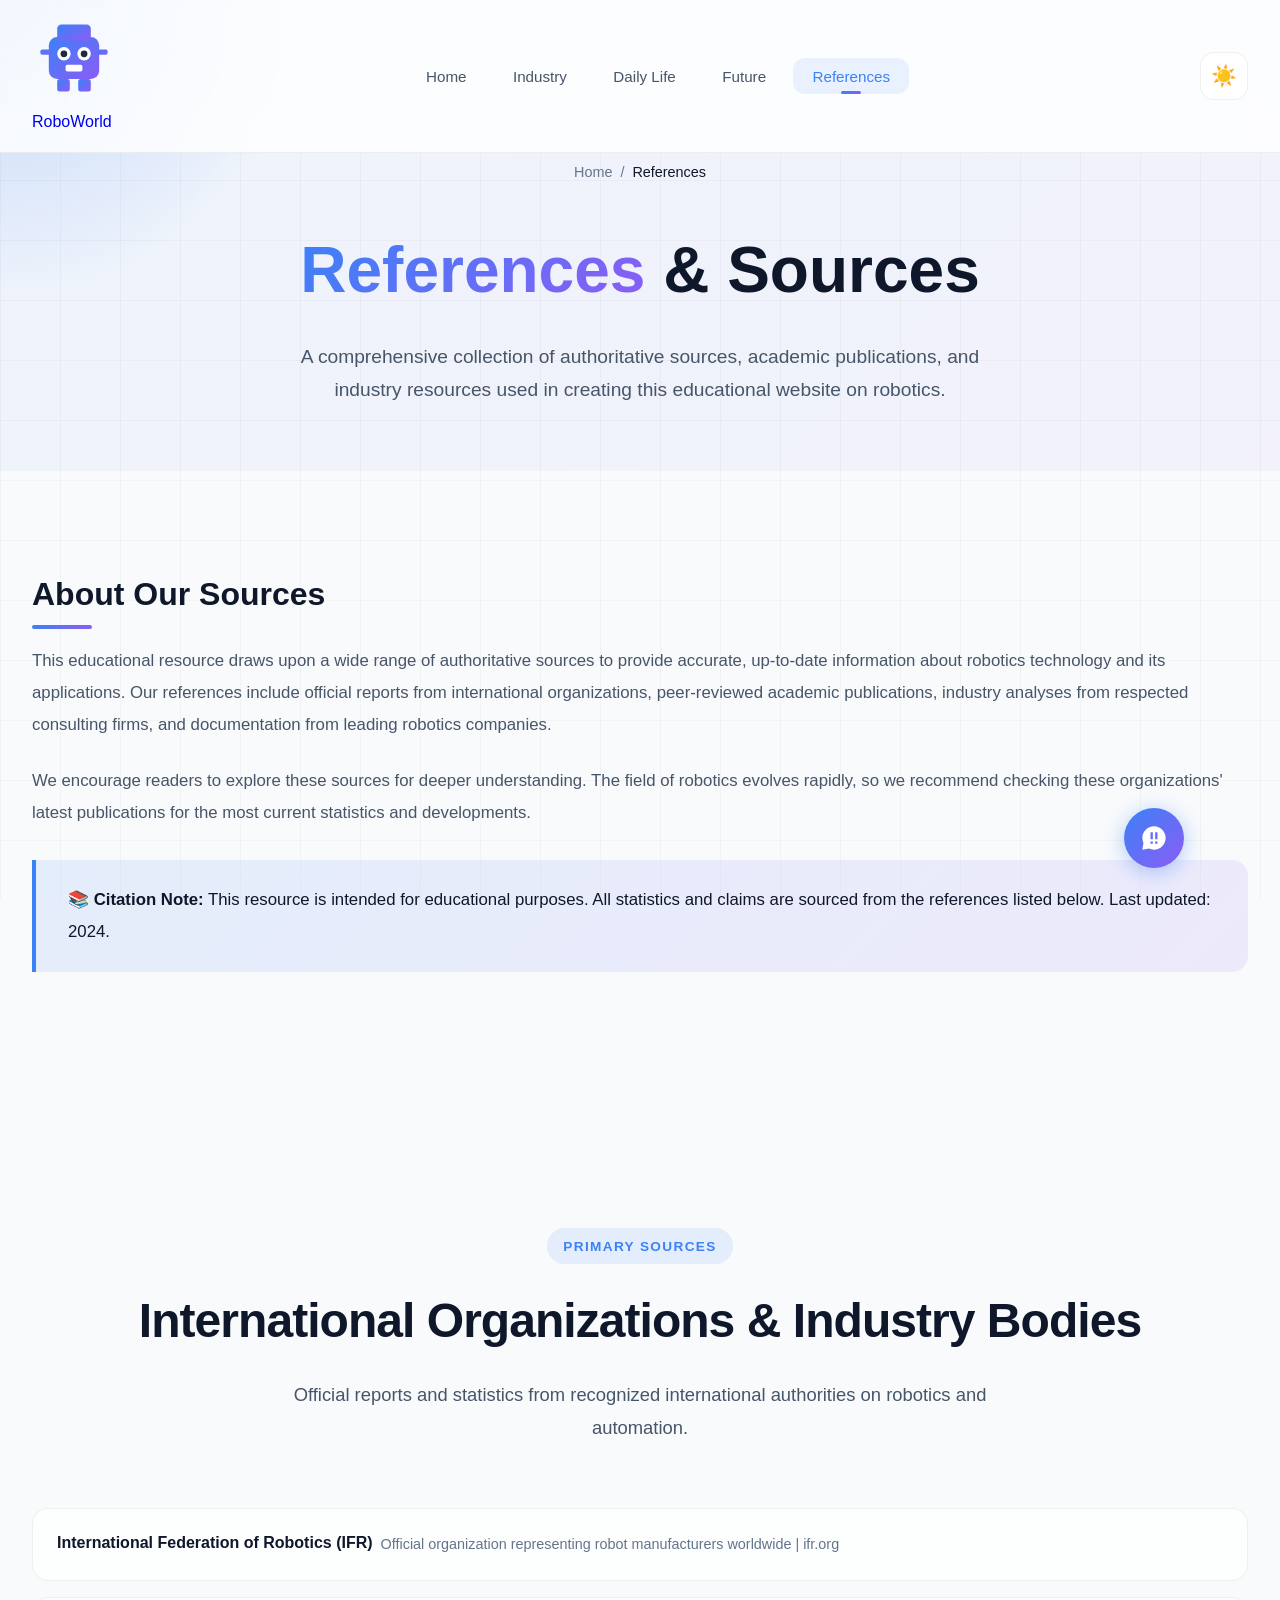
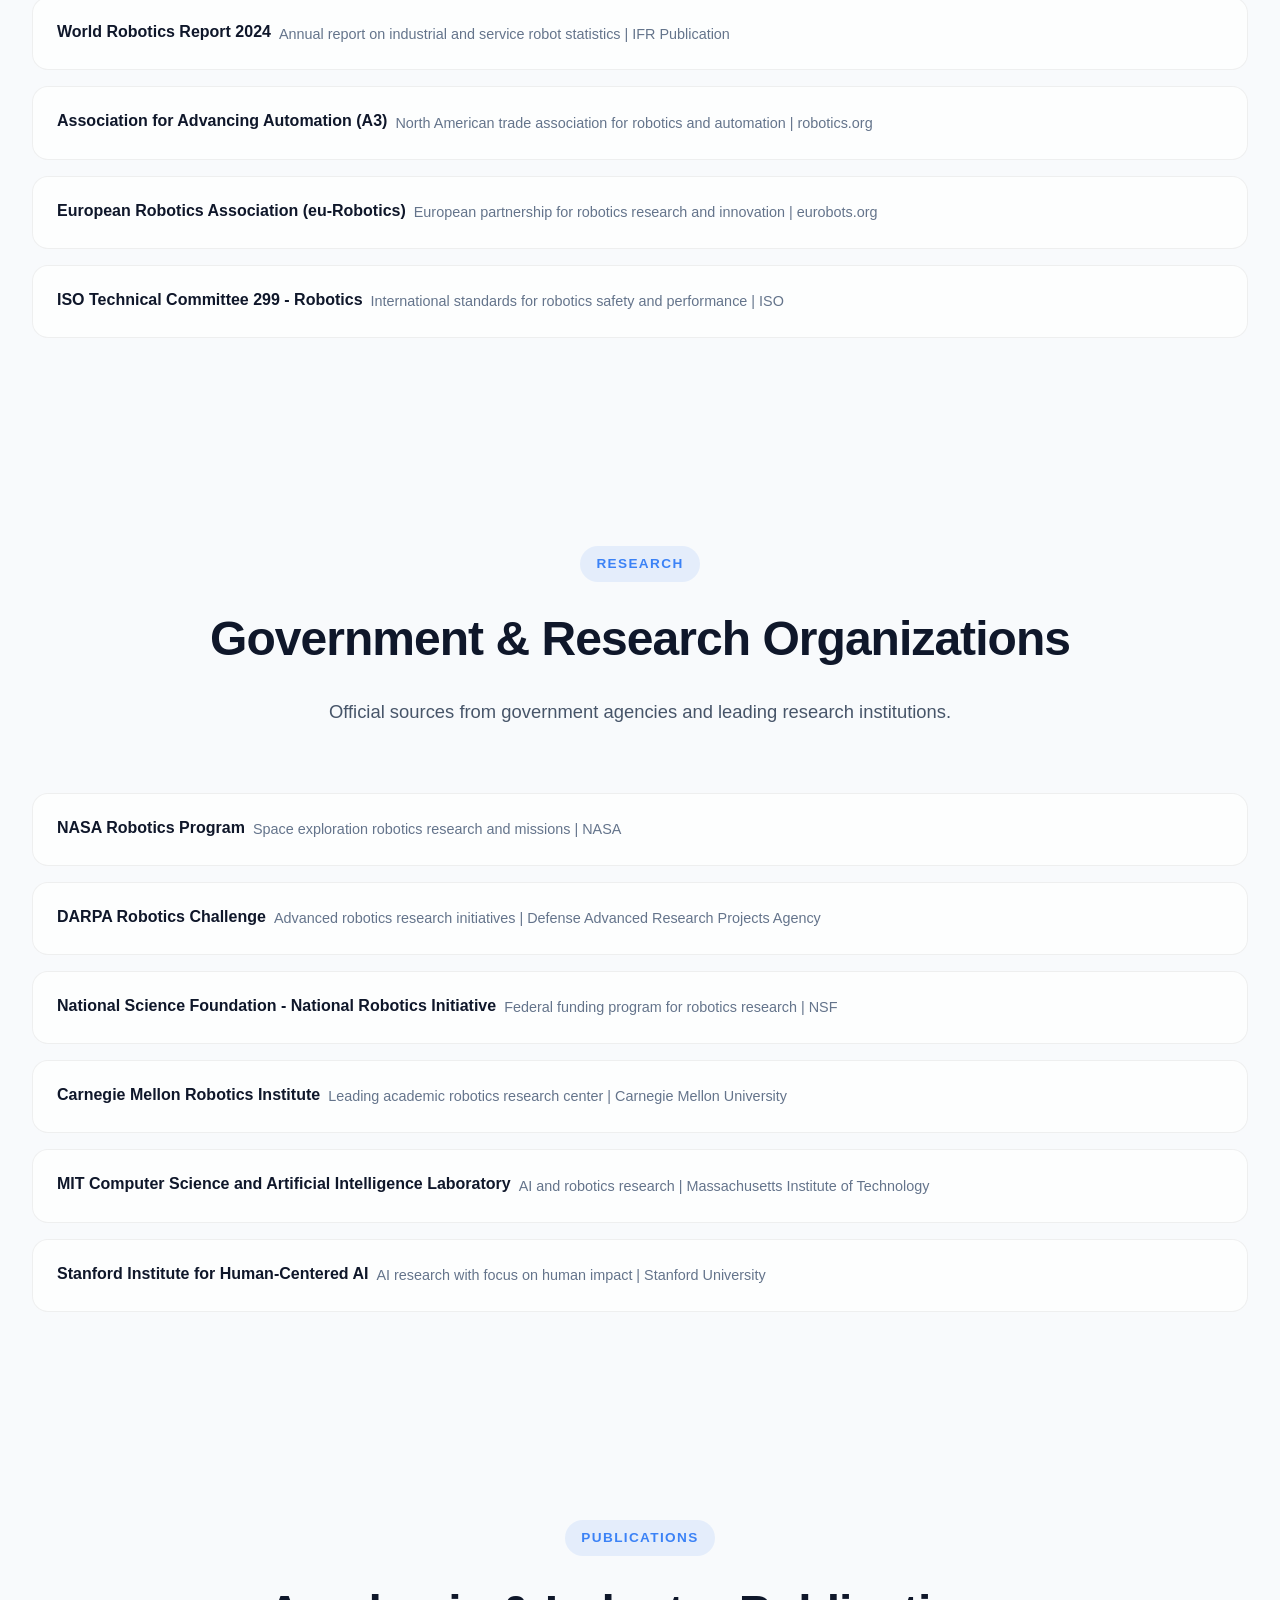
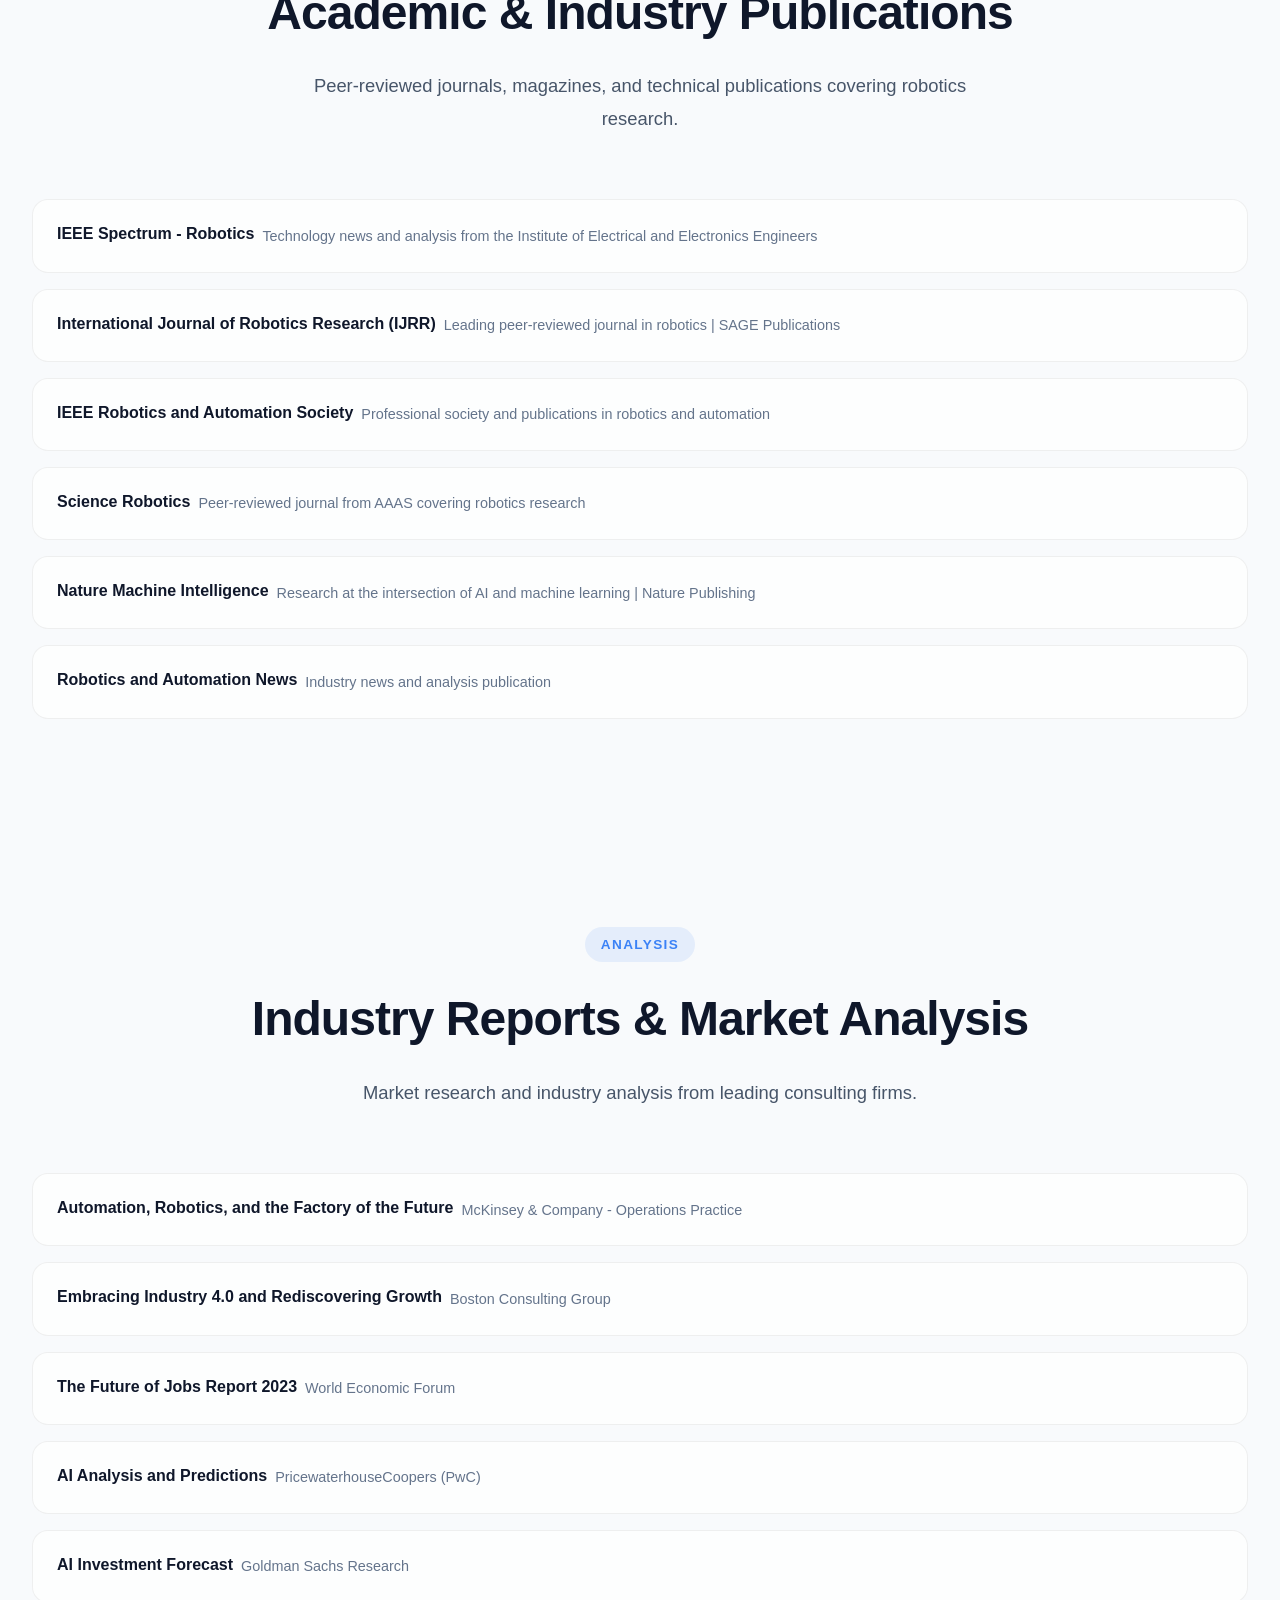
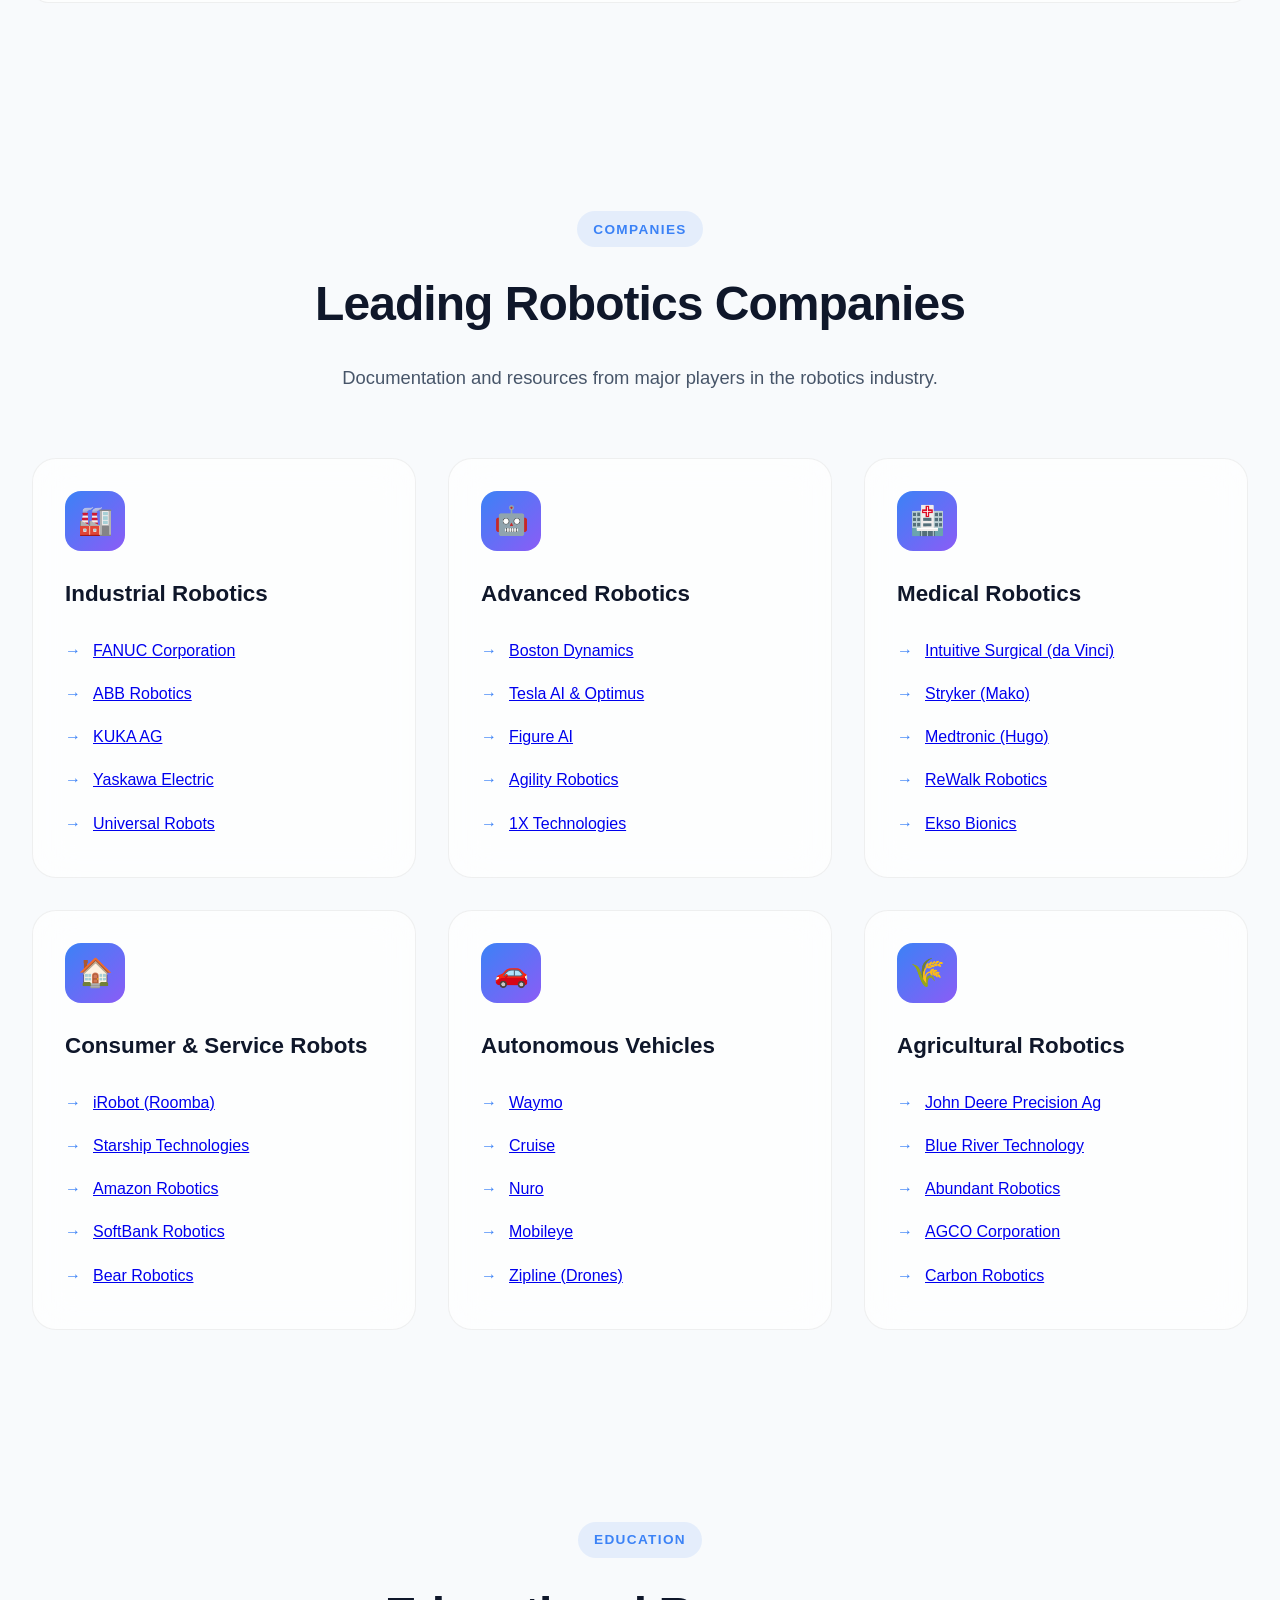
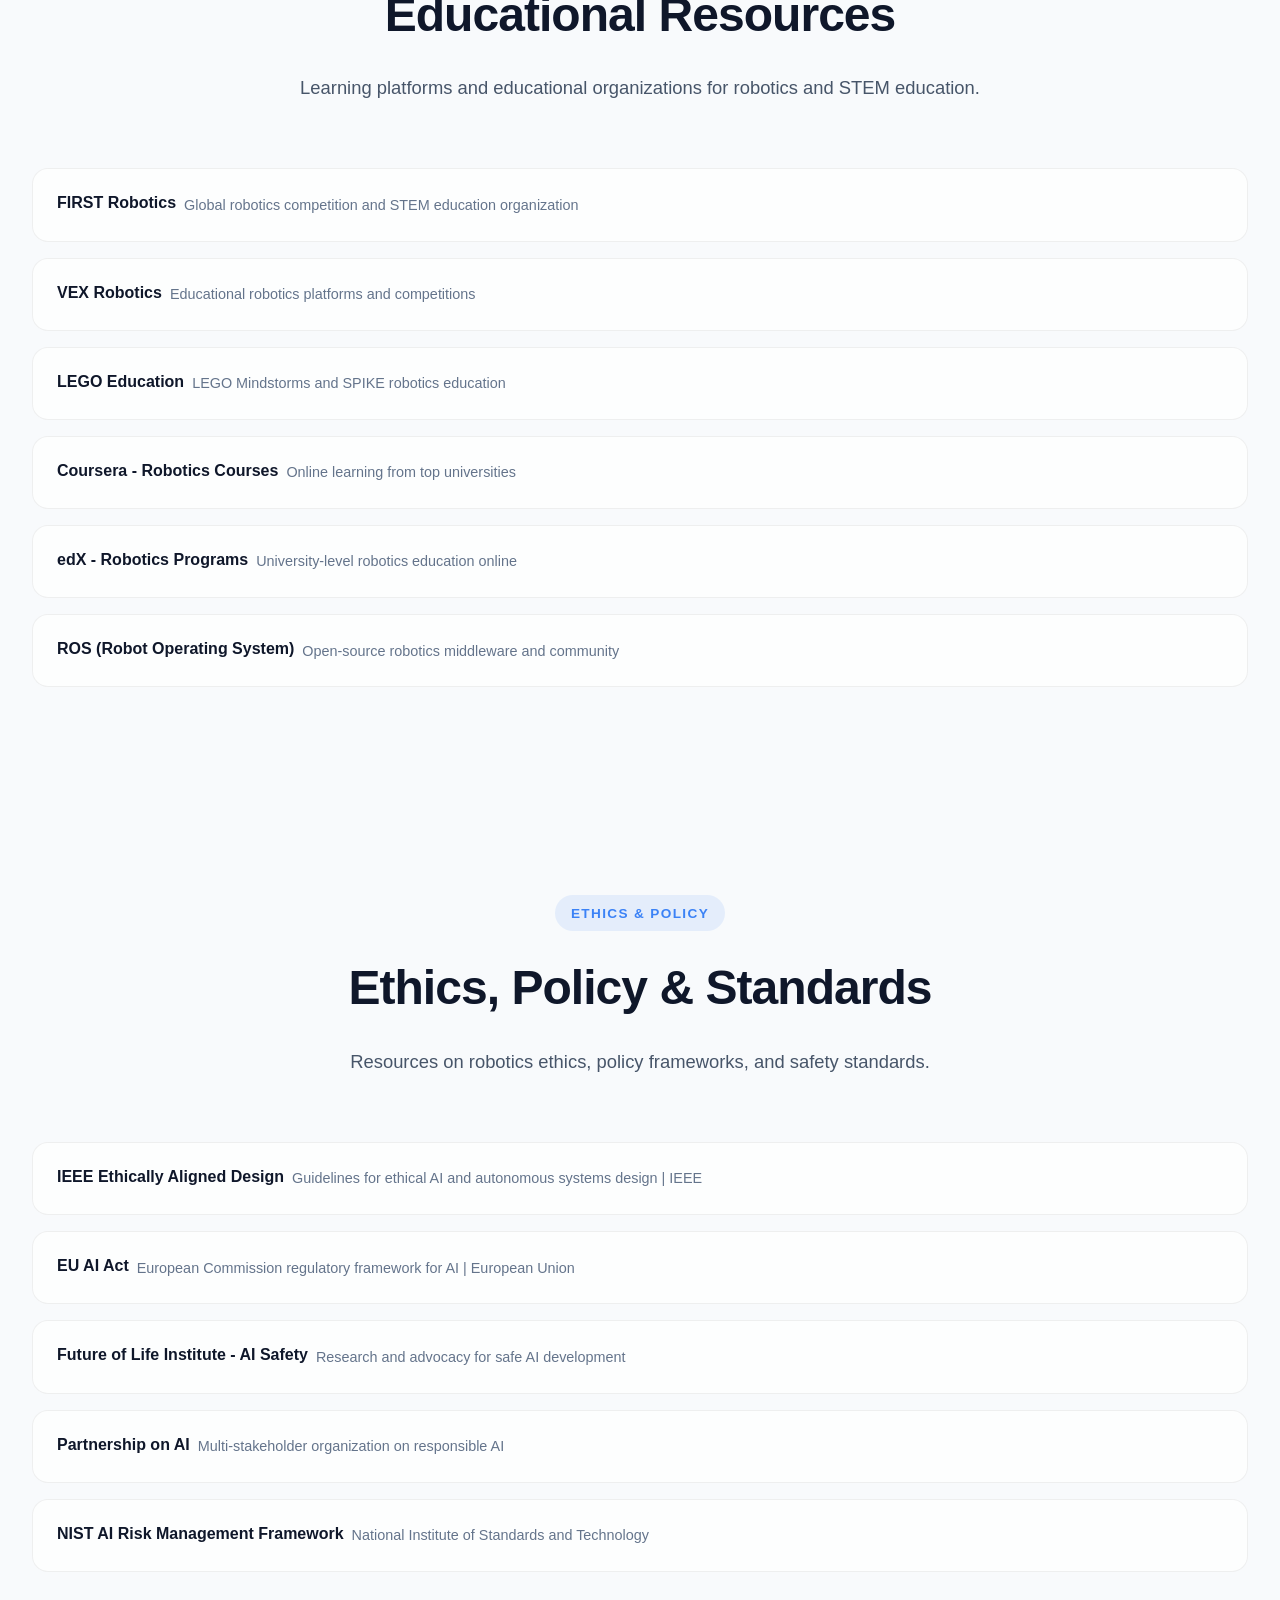
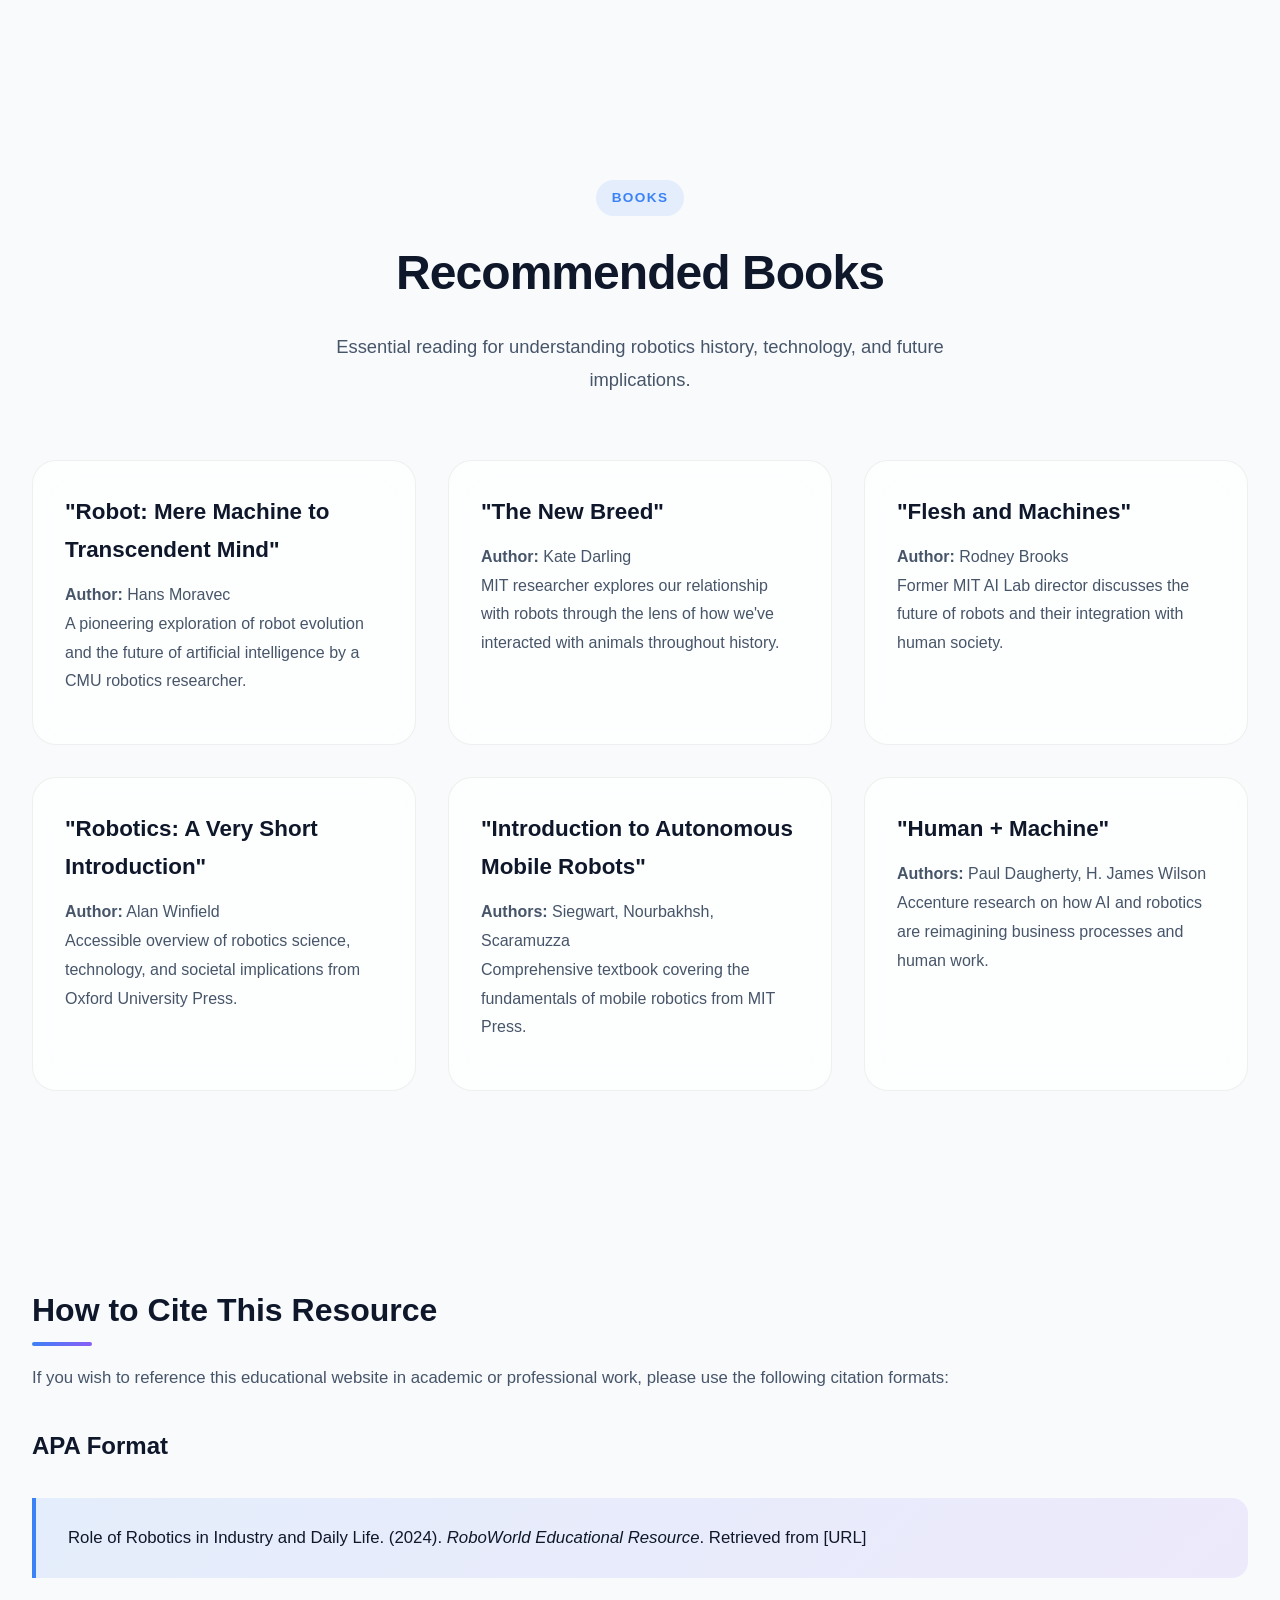
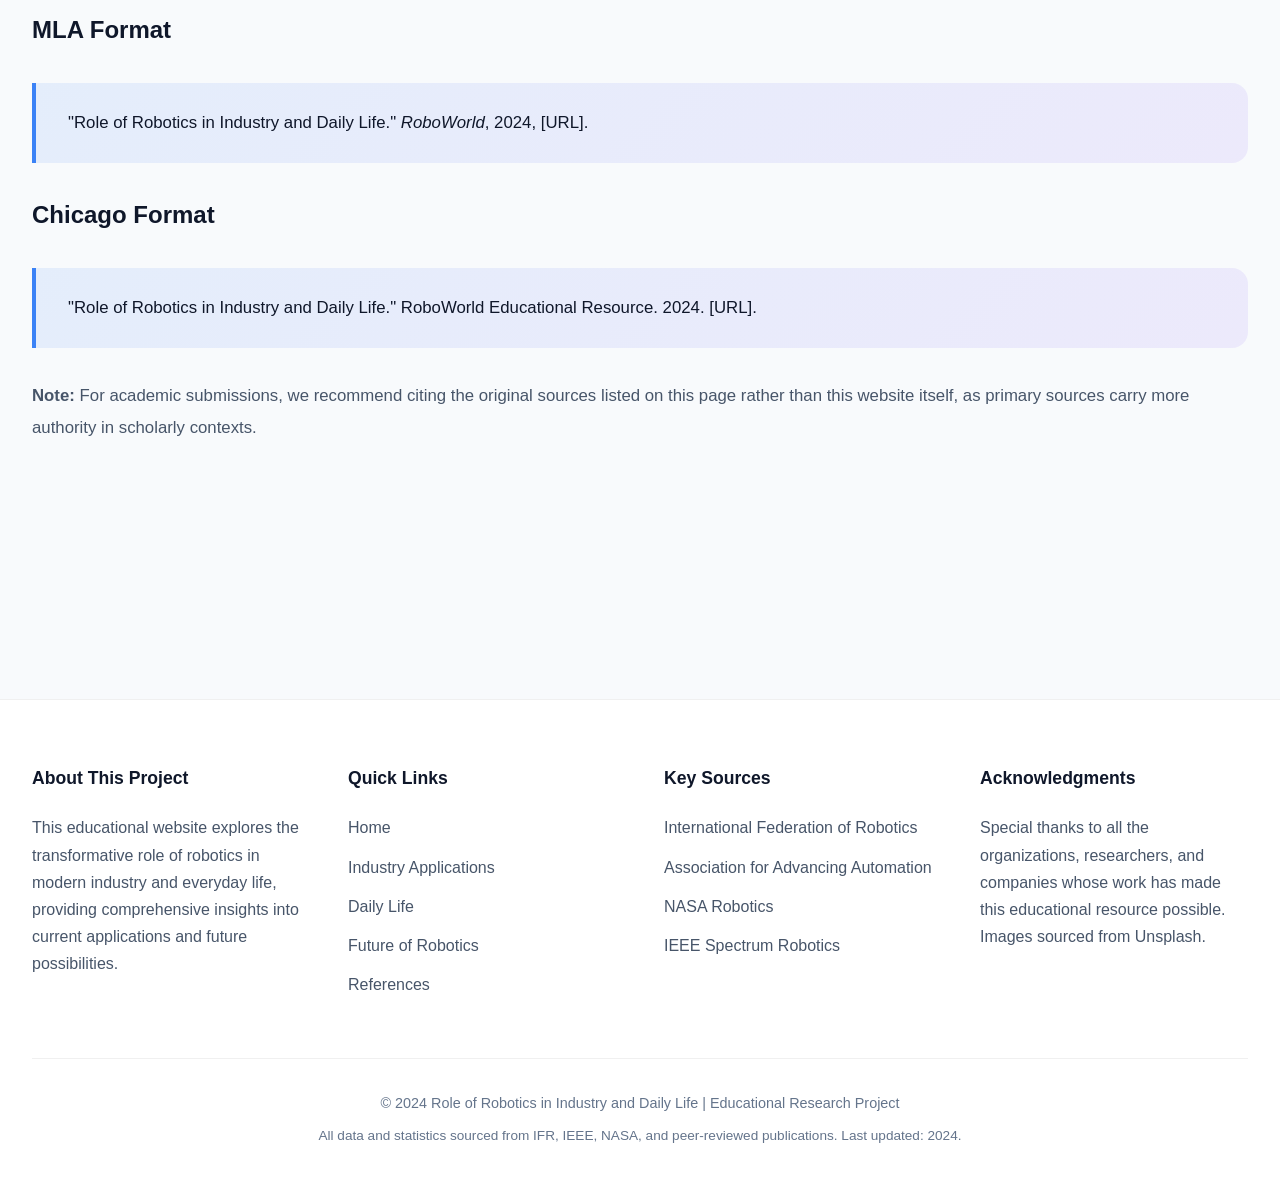
<file: references.html>
<!DOCTYPE html>
<html lang="en" data-theme="light">
<head>
  <meta charset="UTF-8">
  <meta name="viewport" content="width=device-width, initial-scale=1.0">
  <meta name="description" content="Comprehensive list of references, sources, and further reading for robotics research.">
  <meta name="keywords" content="robotics references, robotics research, robotics sources, academic references">
  <title>References | Role of Robotics</title>
  <link rel="icon" type="image/svg+xml" href="favicon.svg">
  <link rel="stylesheet" href="style.css">
</head>
<body>
  <div class="bg-pattern"></div>
  
  <!-- Navigation -->
  <nav class="navbar">
    <div class="nav-container">
      <a href="index.html" class="nav-logo">
        <img src="favicon.svg" alt="Robotics Logo">
        RoboWorld
      </a>
      
      <ul class="nav-links">
        <li><a href="index.html">Home</a></li>
        <li><a href="industry.html">Industry</a></li>
        <li><a href="daily-life.html">Daily Life</a></li>
        <li><a href="future.html">Future</a></li>
        <li><a href="references.html" class="active">References</a></li>
      </ul>
      
      <button class="theme-toggle" aria-label="Toggle dark mode">
        <span class="sun-icon">☀️</span>
        <span class="moon-icon">🌙</span>
      </button>
      
      <button class="mobile-menu-btn" aria-label="Toggle menu">
        <span>☰</span>
      </button>
    </div>
  </nav>

  <!-- Page Header -->
  <header class="page-header">
    <div class="breadcrumb fade-in">
      <a href="index.html">Home</a>
      <span>/</span>
      <span class="current">References</span>
    </div>
    <h1 class="page-title fade-in"><span class="text-gradient">References</span> & Sources</h1>
    <p class="page-subtitle fade-in">
      A comprehensive collection of authoritative sources, academic publications, and industry resources used in creating this educational website on robotics.
    </p>
  </header>

  <!-- Introduction -->
  <section class="section">
    <div class="content-block fade-in">
      <h2>About Our Sources</h2>
      <p>
        This educational resource draws upon a wide range of authoritative sources to provide accurate, up-to-date information about robotics technology and its applications. Our references include official reports from international organizations, peer-reviewed academic publications, industry analyses from respected consulting firms, and documentation from leading robotics companies.
      </p>
      <p>
        We encourage readers to explore these sources for deeper understanding. The field of robotics evolves rapidly, so we recommend checking these organizations' latest publications for the most current statistics and developments.
      </p>
      
      <div class="highlight-box">
        <p>📚 <strong>Citation Note:</strong> This resource is intended for educational purposes. All statistics and claims are sourced from the references listed below. Last updated: 2024.</p>
      </div>
    </div>
  </section>

  <!-- Primary Sources -->
  <section class="section">
    <div class="section-header fade-in">
      <span class="section-tag">Primary Sources</span>
      <h2 class="section-title">International Organizations & Industry Bodies</h2>
      <p class="section-subtitle">
        Official reports and statistics from recognized international authorities on robotics and automation.
      </p>
    </div>
    
    <ul class="references-list fade-in">
      <li>
        <a href="https://ifr.org" target="_blank">
          <span class="ref-title">International Federation of Robotics (IFR)</span>
          <span class="ref-source">Official organization representing robot manufacturers worldwide | ifr.org</span>
        </a>
      </li>
      <li>
        <a href="https://ifr.org/worldrobotics" target="_blank">
          <span class="ref-title">World Robotics Report 2024</span>
          <span class="ref-source">Annual report on industrial and service robot statistics | IFR Publication</span>
        </a>
      </li>
      <li>
        <a href="https://www.robotics.org" target="_blank">
          <span class="ref-title">Association for Advancing Automation (A3)</span>
          <span class="ref-source">North American trade association for robotics and automation | robotics.org</span>
        </a>
      </li>
      <li>
        <a href="https://eurobots.org" target="_blank">
          <span class="ref-title">European Robotics Association (eu-Robotics)</span>
          <span class="ref-source">European partnership for robotics research and innovation | eurobots.org</span>
        </a>
      </li>
      <li>
        <a href="https://www.iso.org/committee/54138.html" target="_blank">
          <span class="ref-title">ISO Technical Committee 299 - Robotics</span>
          <span class="ref-source">International standards for robotics safety and performance | ISO</span>
        </a>
      </li>
    </ul>
  </section>

  <!-- Government and Research -->
  <section class="section">
    <div class="section-header fade-in">
      <span class="section-tag">Research</span>
      <h2 class="section-title">Government & Research Organizations</h2>
      <p class="section-subtitle">
        Official sources from government agencies and leading research institutions.
      </p>
    </div>
    
    <ul class="references-list fade-in">
      <li>
        <a href="https://www.nasa.gov/robotics" target="_blank">
          <span class="ref-title">NASA Robotics Program</span>
          <span class="ref-source">Space exploration robotics research and missions | NASA</span>
        </a>
      </li>
      <li>
        <a href="https://www.darpa.mil/program/robotics-challenge" target="_blank">
          <span class="ref-title">DARPA Robotics Challenge</span>
          <span class="ref-source">Advanced robotics research initiatives | Defense Advanced Research Projects Agency</span>
        </a>
      </li>
      <li>
        <a href="https://www.nsf.gov/funding/pgm_summ.jsp?pims_id=503641" target="_blank">
          <span class="ref-title">National Science Foundation - National Robotics Initiative</span>
          <span class="ref-source">Federal funding program for robotics research | NSF</span>
        </a>
      </li>
      <li>
        <a href="https://www.ri.cmu.edu" target="_blank">
          <span class="ref-title">Carnegie Mellon Robotics Institute</span>
          <span class="ref-source">Leading academic robotics research center | Carnegie Mellon University</span>
        </a>
      </li>
      <li>
        <a href="https://www.csail.mit.edu" target="_blank">
          <span class="ref-title">MIT Computer Science and Artificial Intelligence Laboratory</span>
          <span class="ref-source">AI and robotics research | Massachusetts Institute of Technology</span>
        </a>
      </li>
      <li>
        <a href="https://hai.stanford.edu" target="_blank">
          <span class="ref-title">Stanford Institute for Human-Centered AI</span>
          <span class="ref-source">AI research with focus on human impact | Stanford University</span>
        </a>
      </li>
    </ul>
  </section>

  <!-- Industry Publications -->
  <section class="section">
    <div class="section-header fade-in">
      <span class="section-tag">Publications</span>
      <h2 class="section-title">Academic & Industry Publications</h2>
      <p class="section-subtitle">
        Peer-reviewed journals, magazines, and technical publications covering robotics research.
      </p>
    </div>
    
    <ul class="references-list fade-in">
      <li>
        <a href="https://spectrum.ieee.org/robotics" target="_blank">
          <span class="ref-title">IEEE Spectrum - Robotics</span>
          <span class="ref-source">Technology news and analysis from the Institute of Electrical and Electronics Engineers</span>
        </a>
      </li>
      <li>
        <a href="https://www.ijrr.org" target="_blank">
          <span class="ref-title">International Journal of Robotics Research (IJRR)</span>
          <span class="ref-source">Leading peer-reviewed journal in robotics | SAGE Publications</span>
        </a>
      </li>
      <li>
        <a href="https://www.ieee-ras.org" target="_blank">
          <span class="ref-title">IEEE Robotics and Automation Society</span>
          <span class="ref-source">Professional society and publications in robotics and automation</span>
        </a>
      </li>
      <li>
        <a href="https://www.science.org/journal/scirobotics" target="_blank">
          <span class="ref-title">Science Robotics</span>
          <span class="ref-source">Peer-reviewed journal from AAAS covering robotics research</span>
        </a>
      </li>
      <li>
        <a href="https://www.nature.com/natmachintell" target="_blank">
          <span class="ref-title">Nature Machine Intelligence</span>
          <span class="ref-source">Research at the intersection of AI and machine learning | Nature Publishing</span>
        </a>
      </li>
      <li>
        <a href="https://roboticsandautomationnews.com" target="_blank">
          <span class="ref-title">Robotics and Automation News</span>
          <span class="ref-source">Industry news and analysis publication</span>
        </a>
      </li>
    </ul>
  </section>

  <!-- Industry Reports -->
  <section class="section">
    <div class="section-header fade-in">
      <span class="section-tag">Analysis</span>
      <h2 class="section-title">Industry Reports & Market Analysis</h2>
      <p class="section-subtitle">
        Market research and industry analysis from leading consulting firms.
      </p>
    </div>
    
    <ul class="references-list fade-in">
      <li>
        <a href="https://www.mckinsey.com/capabilities/operations/our-insights/automation-robotics-and-the-factory-of-the-future" target="_blank">
          <span class="ref-title">Automation, Robotics, and the Factory of the Future</span>
          <span class="ref-source">McKinsey & Company - Operations Practice</span>
        </a>
      </li>
      <li>
        <a href="https://www.bcg.com/publications/collections/embracing-industry-4.0-digital-transformation" target="_blank">
          <span class="ref-title">Embracing Industry 4.0 and Rediscovering Growth</span>
          <span class="ref-source">Boston Consulting Group</span>
        </a>
      </li>
      <li>
        <a href="https://www.weforum.org/reports/the-future-of-jobs-report-2023" target="_blank">
          <span class="ref-title">The Future of Jobs Report 2023</span>
          <span class="ref-source">World Economic Forum</span>
        </a>
      </li>
      <li>
        <a href="https://www.pwc.com/gx/en/issues/data-and-analytics/artificial-intelligence.html" target="_blank">
          <span class="ref-title">AI Analysis and Predictions</span>
          <span class="ref-source">PricewaterhouseCoopers (PwC)</span>
        </a>
      </li>
      <li>
        <a href="https://www.goldmansachs.com/intelligence/pages/ai-investment-forecast.html" target="_blank">
          <span class="ref-title">AI Investment Forecast</span>
          <span class="ref-source">Goldman Sachs Research</span>
        </a>
      </li>
    </ul>
  </section>

  <!-- Leading Companies -->
  <section class="section">
    <div class="section-header fade-in">
      <span class="section-tag">Companies</span>
      <h2 class="section-title">Leading Robotics Companies</h2>
      <p class="section-subtitle">
        Documentation and resources from major players in the robotics industry.
      </p>
    </div>
    
    <div class="cards-grid">
      <div class="card fade-in">
        <div class="card-icon">🏭</div>
        <h3 class="card-title">Industrial Robotics</h3>
        <ul class="card-list">
          <li><a href="https://www.fanuc.com" target="_blank">FANUC Corporation</a></li>
          <li><a href="https://new.abb.com/products/robotics" target="_blank">ABB Robotics</a></li>
          <li><a href="https://www.kuka.com" target="_blank">KUKA AG</a></li>
          <li><a href="https://www.yaskawa.com" target="_blank">Yaskawa Electric</a></li>
          <li><a href="https://www.universal-robots.com" target="_blank">Universal Robots</a></li>
        </ul>
      </div>
      
      <div class="card fade-in">
        <div class="card-icon">🤖</div>
        <h3 class="card-title">Advanced Robotics</h3>
        <ul class="card-list">
          <li><a href="https://www.bostondynamics.com" target="_blank">Boston Dynamics</a></li>
          <li><a href="https://www.tesla.com/AI" target="_blank">Tesla AI & Optimus</a></li>
          <li><a href="https://www.figure.ai" target="_blank">Figure AI</a></li>
          <li><a href="https://agirobots.com" target="_blank">Agility Robotics</a></li>
          <li><a href="https://www.1x.tech" target="_blank">1X Technologies</a></li>
        </ul>
      </div>
      
      <div class="card fade-in">
        <div class="card-icon">🏥</div>
        <h3 class="card-title">Medical Robotics</h3>
        <ul class="card-list">
          <li><a href="https://www.intuitive.com" target="_blank">Intuitive Surgical (da Vinci)</a></li>
          <li><a href="https://www.stryker.com/us/en/portfolios/orthopaedics/joint-replacement/mako-robotic-arm-assisted-surgery.html" target="_blank">Stryker (Mako)</a></li>
          <li><a href="https://www.medtronic.com/covidien/en-us/robotic-assisted-surgery/hugo-ras-system.html" target="_blank">Medtronic (Hugo)</a></li>
          <li><a href="https://rewalk.com" target="_blank">ReWalk Robotics</a></li>
          <li><a href="https://www.eksobionics.com" target="_blank">Ekso Bionics</a></li>
        </ul>
      </div>
      
      <div class="card fade-in">
        <div class="card-icon">🏠</div>
        <h3 class="card-title">Consumer & Service Robots</h3>
        <ul class="card-list">
          <li><a href="https://www.irobot.com" target="_blank">iRobot (Roomba)</a></li>
          <li><a href="https://www.starship.xyz" target="_blank">Starship Technologies</a></li>
          <li><a href="https://www.amazon.science/tag/robotics" target="_blank">Amazon Robotics</a></li>
          <li><a href="https://www.softbankrobotics.com" target="_blank">SoftBank Robotics</a></li>
          <li><a href="https://www.bearboticsrobotics.com" target="_blank">Bear Robotics</a></li>
        </ul>
      </div>
      
      <div class="card fade-in">
        <div class="card-icon">🚗</div>
        <h3 class="card-title">Autonomous Vehicles</h3>
        <ul class="card-list">
          <li><a href="https://waymo.com" target="_blank">Waymo</a></li>
          <li><a href="https://www.getcruise.com" target="_blank">Cruise</a></li>
          <li><a href="https://www.nuro.ai" target="_blank">Nuro</a></li>
          <li><a href="https://www.mobileye.com" target="_blank">Mobileye</a></li>
          <li><a href="https://www.flyzipline.com" target="_blank">Zipline (Drones)</a></li>
        </ul>
      </div>
      
      <div class="card fade-in">
        <div class="card-icon">🌾</div>
        <h3 class="card-title">Agricultural Robotics</h3>
        <ul class="card-list">
          <li><a href="https://www.deere.com/en/technology-products/precision-ag-technology/" target="_blank">John Deere Precision Ag</a></li>
          <li><a href="https://www.bluerivertechnology.com" target="_blank">Blue River Technology</a></li>
          <li><a href="https://www.abundant.ag" target="_blank">Abundant Robotics</a></li>
          <li><a href="https://www.agco.com" target="_blank">AGCO Corporation</a></li>
          <li><a href="https://carbonrobotics.com" target="_blank">Carbon Robotics</a></li>
        </ul>
      </div>
    </div>
  </section>

  <!-- Educational Resources -->
  <section class="section">
    <div class="section-header fade-in">
      <span class="section-tag">Education</span>
      <h2 class="section-title">Educational Resources</h2>
      <p class="section-subtitle">
        Learning platforms and educational organizations for robotics and STEM education.
      </p>
    </div>
    
    <ul class="references-list fade-in">
      <li>
        <a href="https://www.firstinspires.org" target="_blank">
          <span class="ref-title">FIRST Robotics</span>
          <span class="ref-source">Global robotics competition and STEM education organization</span>
        </a>
      </li>
      <li>
        <a href="https://www.vexrobotics.com" target="_blank">
          <span class="ref-title">VEX Robotics</span>
          <span class="ref-source">Educational robotics platforms and competitions</span>
        </a>
      </li>
      <li>
        <a href="https://education.lego.com" target="_blank">
          <span class="ref-title">LEGO Education</span>
          <span class="ref-source">LEGO Mindstorms and SPIKE robotics education</span>
        </a>
      </li>
      <li>
        <a href="https://www.coursera.org/browse/computer-science/robotics" target="_blank">
          <span class="ref-title">Coursera - Robotics Courses</span>
          <span class="ref-source">Online learning from top universities</span>
        </a>
      </li>
      <li>
        <a href="https://www.edx.org/learn/robotics" target="_blank">
          <span class="ref-title">edX - Robotics Programs</span>
          <span class="ref-source">University-level robotics education online</span>
        </a>
      </li>
      <li>
        <a href="https://robots.ros.org" target="_blank">
          <span class="ref-title">ROS (Robot Operating System)</span>
          <span class="ref-source">Open-source robotics middleware and community</span>
        </a>
      </li>
    </ul>
  </section>

  <!-- Ethics and Policy -->
  <section class="section">
    <div class="section-header fade-in">
      <span class="section-tag">Ethics & Policy</span>
      <h2 class="section-title">Ethics, Policy & Standards</h2>
      <p class="section-subtitle">
        Resources on robotics ethics, policy frameworks, and safety standards.
      </p>
    </div>
    
    <ul class="references-list fade-in">
      <li>
        <a href="https://standards.ieee.org/industry-connections/ec/autonomous-systems/" target="_blank">
          <span class="ref-title">IEEE Ethically Aligned Design</span>
          <span class="ref-source">Guidelines for ethical AI and autonomous systems design | IEEE</span>
        </a>
      </li>
      <li>
        <a href="https://digital-strategy.ec.europa.eu/en/policies/regulatory-framework-ai" target="_blank">
          <span class="ref-title">EU AI Act</span>
          <span class="ref-source">European Commission regulatory framework for AI | European Union</span>
        </a>
      </li>
      <li>
        <a href="https://futureoflife.org/ai" target="_blank">
          <span class="ref-title">Future of Life Institute - AI Safety</span>
          <span class="ref-source">Research and advocacy for safe AI development</span>
        </a>
      </li>
      <li>
        <a href="https://www.partnershiponai.org" target="_blank">
          <span class="ref-title">Partnership on AI</span>
          <span class="ref-source">Multi-stakeholder organization on responsible AI</span>
        </a>
      </li>
      <li>
        <a href="https://www.nist.gov/artificial-intelligence" target="_blank">
          <span class="ref-title">NIST AI Risk Management Framework</span>
          <span class="ref-source">National Institute of Standards and Technology</span>
        </a>
      </li>
    </ul>
  </section>

  <!-- Books -->
  <section class="section">
    <div class="section-header fade-in">
      <span class="section-tag">Books</span>
      <h2 class="section-title">Recommended Books</h2>
      <p class="section-subtitle">
        Essential reading for understanding robotics history, technology, and future implications.
      </p>
    </div>
    
    <div class="cards-grid">
      <div class="card fade-in">
        <h3 class="card-title">"Robot: Mere Machine to Transcendent Mind"</h3>
        <p class="card-text">
          <strong>Author:</strong> Hans Moravec<br>
          A pioneering exploration of robot evolution and the future of artificial intelligence by a CMU robotics researcher.
        </p>
      </div>
      
      <div class="card fade-in">
        <h3 class="card-title">"The New Breed"</h3>
        <p class="card-text">
          <strong>Author:</strong> Kate Darling<br>
          MIT researcher explores our relationship with robots through the lens of how we've interacted with animals throughout history.
        </p>
      </div>
      
      <div class="card fade-in">
        <h3 class="card-title">"Flesh and Machines"</h3>
        <p class="card-text">
          <strong>Author:</strong> Rodney Brooks<br>
          Former MIT AI Lab director discusses the future of robots and their integration with human society.
        </p>
      </div>
      
      <div class="card fade-in">
        <h3 class="card-title">"Robotics: A Very Short Introduction"</h3>
        <p class="card-text">
          <strong>Author:</strong> Alan Winfield<br>
          Accessible overview of robotics science, technology, and societal implications from Oxford University Press.
        </p>
      </div>
      
      <div class="card fade-in">
        <h3 class="card-title">"Introduction to Autonomous Mobile Robots"</h3>
        <p class="card-text">
          <strong>Authors:</strong> Siegwart, Nourbakhsh, Scaramuzza<br>
          Comprehensive textbook covering the fundamentals of mobile robotics from MIT Press.
        </p>
      </div>
      
      <div class="card fade-in">
        <h3 class="card-title">"Human + Machine"</h3>
        <p class="card-text">
          <strong>Authors:</strong> Paul Daugherty, H. James Wilson<br>
          Accenture research on how AI and robotics are reimagining business processes and human work.
        </p>
      </div>
    </div>
  </section>

  <!-- Citation Guidelines -->
  <section class="section">
    <div class="content-block fade-in">
      <h2>How to Cite This Resource</h2>
      <p>
        If you wish to reference this educational website in academic or professional work, please use the following citation formats:
      </p>
      
      <h3>APA Format</h3>
      <div class="highlight-box">
        <p>Role of Robotics in Industry and Daily Life. (2024). <em>RoboWorld Educational Resource</em>. Retrieved from [URL]</p>
      </div>
      
      <h3>MLA Format</h3>
      <div class="highlight-box">
        <p>"Role of Robotics in Industry and Daily Life." <em>RoboWorld</em>, 2024, [URL].</p>
      </div>
      
      <h3>Chicago Format</h3>
      <div class="highlight-box">
        <p>"Role of Robotics in Industry and Daily Life." RoboWorld Educational Resource. 2024. [URL].</p>
      </div>
      
      <p style="margin-top: 2rem;">
        <strong>Note:</strong> For academic submissions, we recommend citing the original sources listed on this page rather than this website itself, as primary sources carry more authority in scholarly contexts.
      </p>
    </div>
  </section>

  <!-- Footer -->
  <footer class="footer">
    <div class="footer-content">
      <div class="footer-section">
        <h4>About This Project</h4>
        <p>
          This educational website explores the transformative role of robotics in modern industry and everyday life, providing comprehensive insights into current applications and future possibilities.
        </p>
      </div>
      
      <div class="footer-section">
        <h4>Quick Links</h4>
        <ul class="footer-links">
          <li><a href="index.html">Home</a></li>
          <li><a href="industry.html">Industry Applications</a></li>
          <li><a href="daily-life.html">Daily Life</a></li>
          <li><a href="future.html">Future of Robotics</a></li>
          <li><a href="references.html">References</a></li>
        </ul>
      </div>
      
      <div class="footer-section">
        <h4>Key Sources</h4>
        <ul class="footer-links">
          <li><a href="https://ifr.org" target="_blank">International Federation of Robotics</a></li>
          <li><a href="https://www.robotics.org" target="_blank">Association for Advancing Automation</a></li>
          <li><a href="https://www.nasa.gov/robotics" target="_blank">NASA Robotics</a></li>
          <li><a href="https://spectrum.ieee.org/robotics" target="_blank">IEEE Spectrum Robotics</a></li>
        </ul>
      </div>
      
      <div class="footer-section">
        <h4>Acknowledgments</h4>
        <p>
          Special thanks to all the organizations, researchers, and companies whose work has made this educational resource possible. Images sourced from Unsplash.
        </p>
      </div>
    </div>
    
    <div class="footer-bottom">
      <p>© 2024 Role of Robotics in Industry and Daily Life | Educational Research Project</p>
      <p style="margin-top: 0.5rem; font-size: 0.85rem;">
        All data and statistics sourced from IFR, IEEE, NASA, and peer-reviewed publications. Last updated: 2024.
      </p>
    </div>
  </footer>

  <script src="script.js"></script>
</body>
</html>
</file>
<file: style.css>
/* ============================================
   ROBOTICS WEBSITE - PREMIUM STYLE SHEET
   Modern Glassmorphism Design
   ============================================ */

/* CSS Variables for Theming */
:root {
  /* Light Mode Colors */
  --bg-primary: #f8fafc;
  --bg-secondary: #ffffff;
  --bg-glass: rgba(255, 255, 255, 0.7);
  --bg-glass-border: rgba(255, 255, 255, 0.3);
  --text-primary: #0f172a;
  --text-secondary: #475569;
  --text-muted: #64748b;
  --accent-primary: #3b82f6;
  --accent-secondary: #8b5cf6;
  --accent-gradient: linear-gradient(135deg, #3b82f6 0%, #8b5cf6 100%);
  --card-shadow: 0 8px 32px rgba(0, 0, 0, 0.08);
  --card-hover-shadow: 0 20px 60px rgba(59, 130, 246, 0.15);
  --glow-color: rgba(59, 130, 246, 0.4);
  --border-color: rgba(0, 0, 0, 0.06);
  --nav-bg: rgba(255, 255, 255, 0.8);
}

[data-theme="dark"] {
  /* Dark Mode Colors */
  --bg-primary: #0a0a0f;
  --bg-secondary: #12121a;
  --bg-glass: rgba(20, 20, 30, 0.7);
  --bg-glass-border: rgba(255, 255, 255, 0.1);
  --text-primary: #f1f5f9;
  --text-secondary: #94a3b8;
  --text-muted: #64748b;
  --accent-primary: #60a5fa;
  --accent-secondary: #a78bfa;
  --accent-gradient: linear-gradient(135deg, #60a5fa 0%, #a78bfa 100%);
  --card-shadow: 0 8px 32px rgba(0, 0, 0, 0.4);
  --card-hover-shadow: 0 20px 60px rgba(96, 165, 250, 0.2);
  --glow-color: rgba(96, 165, 250, 0.5);
  --border-color: rgba(255, 255, 255, 0.08);
  --nav-bg: rgba(10, 10, 15, 0.85);
}

/* Reset and Base Styles */
*, *::before, *::after {
  margin: 0;
  padding: 0;
  box-sizing: border-box;
}

/* Prevent any editing behavior */
*:not(input):not(textarea) {
  -webkit-user-modify: read-only;
}

/* Ensure no caret cursor appears on text */
*:focus:not(input):not(textarea):not(button):not(a) {
  outline: none;
  caret-color: transparent;
}

html {
  scroll-behavior: smooth;
  font-size: 16px;
}

body {
  font-family: -apple-system, BlinkMacSystemFont, 'SF Pro Display', 'Segoe UI', Roboto, Oxygen, Ubuntu, sans-serif;
  background-color: var(--bg-primary);
  color: var(--text-primary);
  line-height: 1.7;
  overflow-x: hidden;
  transition: background-color 0.4s ease, color 0.4s ease;
  min-height: 100vh;
}

/* Mouse Follow Glow Effect */
.mouse-glow {
  position: fixed;
  width: 600px;
  height: 600px;
  border-radius: 50%;
  background: radial-gradient(circle, var(--glow-color) 0%, transparent 70%);
  pointer-events: none;
  z-index: -1;
  transform: translate(-50%, -50%);
  opacity: 0.6;
  transition: opacity 0.3s ease;
}

/* Background Grid Pattern */
.bg-pattern {
  position: fixed;
  top: 0;
  left: 0;
  width: 100%;
  height: 100%;
  background-image: 
    linear-gradient(var(--border-color) 1px, transparent 1px),
    linear-gradient(90deg, var(--border-color) 1px, transparent 1px);
  background-size: 60px 60px;
  pointer-events: none;
  z-index: -2;
  opacity: 0.5;
}

/* ============================================
   NAVIGATION
   ============================================ */
.navbar {
  position: fixed;
  top: 0;
  left: 0;
  right: 0;
  z-index: 1000;
  padding: 1rem 2rem;
  background: var(--nav-bg);
  backdrop-filter: blur(20px);
  -webkit-backdrop-filter: blur(20px);
  border-bottom: 1px solid var(--border-color);
  transition: all 0.3s ease;
}

.navbar.scrolled {
  padding: 0.75rem 2rem;
  box-shadow: var(--card-shadow);
}

.nav-container {
  max-width: 1400px;
  margin: 0 auto;
  display: flex;
  justify-content: space-between;
  align-items: center;
}

.nav-logo {
  text-decoration: none;
}

.logo-row {
  display: flex;
  align-items: center;
  gap: 0.6rem;
}

.logo-text-wrap {
  display: flex;
  flex-direction: column;
  line-height: 1;
  align-items: flex-end;
}

.by {
  font-size: 0.85rem;
  color: var(--text-muted);
  margin-top: 4px;
  font-weight: 500;
  font-style: italic;
}
.logo-text {
  font-weight: 700;
  font-size: 1.5rem;
  background: var(--accent-gradient);
  -webkit-background-clip: text;
  -webkit-text-fill-color: transparent;
}

.logo-row img {
  width: 40px;
  height: 40px;
}
.nav-links {
  display: flex;
  list-style: none;
  gap: 0.5rem;
}

.nav-links a {
  text-decoration: none;
  color: var(--text-secondary);
  padding: 0.6rem 1.2rem;
  border-radius: 12px;
  font-weight: 500;
  font-size: 0.95rem;
  transition: all 0.3s ease;
  position: relative;
}

.nav-links a:hover,
.nav-links a.active {
  color: var(--accent-primary);
  background: rgba(59, 130, 246, 0.1);
}

.nav-links a.active::after {
  content: '';
  position: absolute;
  bottom: 0;
  left: 50%;
  transform: translateX(-50%);
  width: 20px;
  height: 3px;
  background: var(--accent-gradient);
  border-radius: 2px;
}

/* Theme Toggle */
.theme-toggle {
  background: var(--bg-glass);
  border: 1px solid var(--border-color);
  width: 48px;
  height: 48px;
  border-radius: 14px;
  cursor: pointer;
  display: flex;
  align-items: center;
  justify-content: center;
  transition: all 0.3s ease;
  color: var(--text-primary);
  font-size: 1.3rem;
}

.theme-toggle:hover {
  background: var(--accent-primary);
  color: white;
  transform: scale(1.05);
}

.theme-toggle .sun-icon,
.theme-toggle .moon-icon {
  transition: all 0.3s ease;
}

[data-theme="dark"] .theme-toggle .sun-icon {
  display: none;
}

[data-theme="light"] .theme-toggle .moon-icon,
:root:not([data-theme]) .theme-toggle .moon-icon {
  display: none;
}

/* Mobile Menu */
.mobile-menu-btn {
  display: none;
  background: none;
  border: none;
  color: var(--text-primary);
  font-size: 1.5rem;
  cursor: pointer;
  padding: 0.5rem;
}

@media (max-width: 900px) {
  .nav-links {
    position: fixed;
    top: 80px;
    left: 0;
    right: 0;
    background: var(--nav-bg);
    backdrop-filter: blur(20px);
    flex-direction: column;
    padding: 1rem;
    gap: 0.5rem;
    border-bottom: 1px solid var(--border-color);
    transform: translateY(-150%);
    opacity: 0;
    transition: all 0.4s ease;
  }

  .nav-links.active {
    transform: translateY(0);
    opacity: 1;
  }

  .nav-links a {
    padding: 1rem;
    text-align: center;
  }

  .mobile-menu-btn {
    display: block;
  }
}

/* ============================================
   HERO SECTION
   ============================================ */
.hero {
  min-height: 100vh;
  display: flex;
  align-items: center;
  justify-content: center;
  padding: 8rem 2rem 4rem;
  position: relative;
  overflow: hidden;
}

.hero-content {
  text-align: center;
  max-width: 1000px;
  z-index: 1;
}

.hero-badge {
  display: inline-flex;
  align-items: center;
  gap: 0.5rem;
  padding: 0.5rem 1.25rem;
  background: var(--bg-glass);
  border: 1px solid var(--border-color);
  border-radius: 100px;
  font-size: 0.875rem;
  color: var(--text-secondary);
  margin-bottom: 2rem;
  backdrop-filter: blur(10px);
}

.hero-badge::before {
  content: '🤖';
}

.hero-title {
  font-size: clamp(2.5rem, 8vw, 5rem);
  font-weight: 800;
  line-height: 1.1;
  margin-bottom: 1.5rem;
  letter-spacing: -0.03em;
}

.hero-title .gradient-text {
  background: var(--accent-gradient);
  -webkit-background-clip: text;
  -webkit-text-fill-color: transparent;
  background-clip: text;
}

/* Typing text style - no cursor */
.typing-text {
  display: inline-block;
}

.hero-subtitle {
  font-size: clamp(1.1rem, 2.5vw, 1.4rem);
  color: var(--text-secondary);
  max-width: 700px;
  margin: 0 auto 3rem;
  line-height: 1.8;
}

.hero-buttons {
  display: flex;
  gap: 1rem;
  justify-content: center;
  flex-wrap: wrap;
}

.btn {
  padding: 1rem 2rem;
  border-radius: 14px;
  font-weight: 600;
  font-size: 1rem;
  text-decoration: none;
  display: inline-flex;
  align-items: center;
  gap: 0.5rem;
  transition: all 0.3s ease;
  cursor: pointer;
  border: none;
}

.btn-primary {
  background: var(--accent-gradient);
  color: white;
  box-shadow: 0 4px 20px rgba(59, 130, 246, 0.4);
}

.btn-primary:hover {
  transform: translateY(-3px);
  box-shadow: 0 8px 30px rgba(59, 130, 246, 0.5);
}

.btn-secondary {
  background: var(--bg-glass);
  color: var(--text-primary);
  border: 1px solid var(--border-color);
  backdrop-filter: blur(10px);
}

.btn-secondary:hover {
  background: var(--accent-primary);
  color: white;
  border-color: var(--accent-primary);
}

/* Hero Stats */
.hero-stats {
  display: grid;
  grid-template-columns: repeat(auto-fit, minmax(150px, 1fr));
  gap: 2rem;
  margin-top: 5rem;
  padding-top: 3rem;
  border-top: 1px solid var(--border-color);
}

.stat-item {
  text-align: center;
}

.stat-number {
  font-size: 2.5rem;
  font-weight: 800;
  background: var(--accent-gradient);
  -webkit-background-clip: text;
  -webkit-text-fill-color: transparent;
  background-clip: text;
}

.stat-label {
  color: var(--text-muted);
  font-size: 0.9rem;
  margin-top: 0.25rem;
}

/* ============================================
   SECTIONS
   ============================================ */
.section {
  padding: 6rem 2rem;
  max-width: 1400px;
  margin: 0 auto;
}

.section-header {
  text-align: center;
  margin-bottom: 4rem;
}

.section-tag {
  display: inline-block;
  padding: 0.4rem 1rem;
  background: rgba(59, 130, 246, 0.1);
  color: var(--accent-primary);
  border-radius: 100px;
  font-size: 0.85rem;
  font-weight: 600;
  text-transform: uppercase;
  letter-spacing: 0.1em;
  margin-bottom: 1rem;
}

.section-title {
  font-size: clamp(2rem, 5vw, 3rem);
  font-weight: 800;
  margin-bottom: 1rem;
  letter-spacing: -0.02em;
}

.section-subtitle {
  font-size: 1.15rem;
  color: var(--text-secondary);
  max-width: 700px;
  margin: 0 auto;
  line-height: 1.8;
}

/* ============================================
   CARDS
   ============================================ */
.cards-grid {
  display: grid;
  grid-template-columns: repeat(auto-fit, minmax(350px, 1fr));
  gap: 2rem;
}

.card {
  background: var(--bg-glass);
  border: 1px solid var(--border-color);
  border-radius: 24px;
  padding: 2rem;
  backdrop-filter: blur(20px);
  -webkit-backdrop-filter: blur(20px);
  transition: all 0.4s ease;
  position: relative;
  overflow: hidden;
}

.card::before {
  content: '';
  position: absolute;
  top: 0;
  left: 0;
  right: 0;
  height: 4px;
  background: var(--accent-gradient);
  opacity: 0;
  transition: opacity 0.3s ease;
}

.card:hover {
  transform: translateY(-8px);
  box-shadow: var(--card-hover-shadow);
  border-color: var(--accent-primary);
}

.card:hover::before {
  opacity: 1;
}

.card-image {
  width: 100%;
  height: 220px;
  object-fit: cover;
  border-radius: 16px;
  margin-bottom: 1.5rem;
}

.card-icon {
  width: 60px;
  height: 60px;
  background: var(--accent-gradient);
  border-radius: 16px;
  display: flex;
  align-items: center;
  justify-content: center;
  font-size: 1.75rem;
  margin-bottom: 1.5rem;
}

.card-title {
  font-size: 1.4rem;
  font-weight: 700;
  margin-bottom: 0.75rem;
}

.card-text {
  color: var(--text-secondary);
  line-height: 1.8;
  margin-bottom: 1rem;
}

.card-list {
  list-style: none;
  margin-top: 1rem;
}

.card-list li {
  padding: 0.5rem 0;
  color: var(--text-secondary);
  display: flex;
  align-items: flex-start;
  gap: 0.75rem;
}

.card-list li::before {
  content: '→';
  color: var(--accent-primary);
  font-weight: bold;
}

/* ============================================
   FEATURE SECTIONS
   ============================================ */
.feature-section {
  display: grid;
  grid-template-columns: 1fr 1fr;
  gap: 4rem;
  align-items: center;
  padding: 4rem 0;
}

.feature-section.reverse {
  direction: rtl;
}

.feature-section.reverse > * {
  direction: ltr;
}

.feature-image {
  border-radius: 24px;
  overflow: hidden;
  box-shadow: var(--card-shadow);
}

.feature-image img {
  width: 100%;
  height: 400px;
  object-fit: cover;
  transition: transform 0.5s ease;
}

.feature-image:hover img {
  transform: scale(1.05);
}

.feature-content h3 {
  font-size: 2rem;
  font-weight: 700;
  margin-bottom: 1rem;
}

.feature-content p {
  color: var(--text-secondary);
  line-height: 1.8;
  margin-bottom: 1.5rem;
}

.feature-list {
  list-style: none;
}

.feature-list li {
  padding: 0.75rem 0;
  display: flex;
  align-items: center;
  gap: 1rem;
  color: var(--text-secondary);
}

.feature-list li::before {
  content: '✓';
  width: 28px;
  height: 28px;
  background: rgba(59, 130, 246, 0.15);
  color: var(--accent-primary);
  border-radius: 50%;
  display: flex;
  align-items: center;
  justify-content: center;
  font-weight: bold;
  flex-shrink: 0;
}

@media (max-width: 900px) {
  .feature-section {
    grid-template-columns: 1fr;
    gap: 2rem;
  }

  .feature-section.reverse {
    direction: ltr;
  }
}

/* ============================================
   STATISTICS SECTION
   ============================================ */
.stats-section {
  background: var(--bg-glass);
  border: 1px solid var(--border-color);
  border-radius: 32px;
  padding: 4rem;
  margin: 4rem 0;
  backdrop-filter: blur(20px);
}

.stats-grid {
  display: grid;
  grid-template-columns: repeat(auto-fit, minmax(200px, 1fr));
  gap: 3rem;
}

.stat-card {
  text-align: center;
  padding: 2rem;
  border-radius: 20px;
  background: var(--bg-secondary);
  border: 1px solid var(--border-color);
  transition: all 0.3s ease;
}

.stat-card:hover {
  transform: translateY(-5px);
  box-shadow: var(--card-hover-shadow);
}

.stat-card .stat-number {
  font-size: 3rem;
  font-weight: 800;
  background: var(--accent-gradient);
  -webkit-background-clip: text;
  -webkit-text-fill-color: transparent;
  background-clip: text;
  margin-bottom: 0.5rem;
}

.stat-card .stat-label {
  font-size: 1rem;
  color: var(--text-secondary);
}

/* ============================================
   TIMELINE
   ============================================ */
.timeline {
  position: relative;
  padding: 2rem 0;
}

.timeline::before {
  content: '';
  position: absolute;
  left: 50%;
  transform: translateX(-50%);
  width: 2px;
  height: 100%;
  background: var(--border-color);
}

.timeline-item {
  display: flex;
  justify-content: flex-end;
  padding-right: 50%;
  position: relative;
  margin-bottom: 3rem;
}

.timeline-item:nth-child(even) {
  justify-content: flex-start;
  padding-right: 0;
  padding-left: 50%;
}

.timeline-content {
  background: var(--bg-glass);
  border: 1px solid var(--border-color);
  border-radius: 20px;
  padding: 2rem;
  max-width: 500px;
  margin-right: 3rem;
  backdrop-filter: blur(20px);
  transition: all 0.3s ease;
}

.timeline-item:nth-child(even) .timeline-content {
  margin-right: 0;
  margin-left: 3rem;
}

.timeline-content:hover {
  transform: translateY(-5px);
  box-shadow: var(--card-hover-shadow);
}

.timeline-dot {
  position: absolute;
  left: 50%;
  transform: translateX(-50%);
  width: 20px;
  height: 20px;
  background: var(--accent-gradient);
  border-radius: 50%;
  border: 4px solid var(--bg-primary);
}

.timeline-year {
  font-size: 0.85rem;
  font-weight: 600;
  color: var(--accent-primary);
  margin-bottom: 0.5rem;
}

.timeline-title {
  font-size: 1.25rem;
  font-weight: 700;
  margin-bottom: 0.5rem;
}

.timeline-text {
  color: var(--text-secondary);
  line-height: 1.7;
}

@media (max-width: 768px) {
  .timeline::before {
    left: 20px;
  }

  .timeline-item,
  .timeline-item:nth-child(even) {
    justify-content: flex-start;
    padding-left: 60px;
    padding-right: 0;
  }

  .timeline-content,
  .timeline-item:nth-child(even) .timeline-content {
    margin-left: 0;
    margin-right: 0;
  }

  .timeline-dot {
    left: 20px;
  }
}

/* ============================================
   CONTENT BLOCKS
   ============================================ */
.content-block {
  margin-bottom: 4rem;
}

.content-block h2 {
  font-size: 2rem;
  font-weight: 700;
  margin-bottom: 1.5rem;
  position: relative;
  display: inline-block;
}

.content-block h2::after {
  content: '';
  position: absolute;
  bottom: -8px;
  left: 0;
  width: 60px;
  height: 4px;
  background: var(--accent-gradient);
  border-radius: 2px;
}

.content-block h3 {
  font-size: 1.5rem;
  font-weight: 600;
  margin: 2rem 0 1rem;
  color: var(--text-primary);
}

.content-block p {
  color: var(--text-secondary);
  line-height: 1.9;
  margin-bottom: 1.5rem;
  font-size: 1.05rem;
}

.content-block ul,
.content-block ol {
  margin: 1.5rem 0;
  padding-left: 1.5rem;
}

.content-block li {
  color: var(--text-secondary);
  line-height: 1.8;
  margin-bottom: 0.75rem;
  position: relative;
}

.content-block ul li::marker {
  color: var(--accent-primary);
}

/* Highlight Box */
.highlight-box {
  background: linear-gradient(135deg, rgba(59, 130, 246, 0.1) 0%, rgba(139, 92, 246, 0.1) 100%);
  border-left: 4px solid var(--accent-primary);
  border-radius: 0 16px 16px 0;
  padding: 1.5rem 2rem;
  margin: 2rem 0;
}

.highlight-box p {
  margin: 0;
  color: var(--text-primary);
  font-weight: 500;
}

/* Quote Box */
.quote-box {
  background: var(--bg-glass);
  border: 1px solid var(--border-color);
  border-radius: 20px;
  padding: 2rem;
  margin: 2rem 0;
  position: relative;
}

.quote-box::before {
  content: '"';
  font-size: 4rem;
  color: var(--accent-primary);
  opacity: 0.3;
  position: absolute;
  top: 0;
  left: 1rem;
  line-height: 1;
}

.quote-box p {
  font-style: italic;
  font-size: 1.15rem;
  padding-left: 2rem;
}

.quote-author {
  color: var(--text-muted);
  font-size: 0.9rem;
  margin-top: 1rem;
  padding-left: 2rem;
}

/* ============================================
   IMAGE GALLERY
   ============================================ */
.image-gallery {
  display: grid;
  grid-template-columns: repeat(auto-fit, minmax(300px, 1fr));
  gap: 1.5rem;
  margin: 3rem 0;
}

.gallery-item {
  position: relative;
  border-radius: 20px;
  overflow: hidden;
  aspect-ratio: 16/10;
}

.gallery-item img {
  width: 100%;
  height: 100%;
  object-fit: cover;
  transition: transform 0.5s ease;
}

.gallery-item:hover img {
  transform: scale(1.1);
}

.gallery-caption {
  position: absolute;
  bottom: 0;
  left: 0;
  right: 0;
  padding: 1.5rem;
  background: linear-gradient(transparent, rgba(0, 0, 0, 0.8));
  color: white;
  font-weight: 500;
}

/* ============================================
   REFERENCES
   ============================================ */
.references-list {
  list-style: none;
  padding: 0;
}

.references-list li {
  padding: 1.25rem 1.5rem;
  background: var(--bg-glass);
  border: 1px solid var(--border-color);
  border-radius: 16px;
  margin-bottom: 1rem;
  transition: all 0.3s ease;
}

.references-list li:hover {
  transform: translateX(10px);
  border-color: var(--accent-primary);
}

.references-list a {
  color: var(--accent-primary);
  text-decoration: none;
  font-weight: 500;
  display: flex;
  align-items: center;
  gap: 0.5rem;
}

.references-list a:hover {
  text-decoration: underline;
}

.references-list .ref-title {
  font-weight: 600;
  color: var(--text-primary);
  display: block;
  margin-bottom: 0.25rem;
}

.references-list .ref-source {
  font-size: 0.9rem;
  color: var(--text-muted);
}

/* ============================================
   FOOTER
   ============================================ */
.footer {
  background: var(--bg-secondary);
  border-top: 1px solid var(--border-color);
  padding: 4rem 2rem 2rem;
  margin-top: 6rem;
}

.footer-content {
  max-width: 1400px;
  margin: 0 auto;
  display: grid;
  grid-template-columns: repeat(auto-fit, minmax(250px, 1fr));
  gap: 3rem;
}

.footer-section h4 {
  font-size: 1.1rem;
  font-weight: 700;
  margin-bottom: 1.25rem;
  color: var(--text-primary);
}

.footer-section p {
  color: var(--text-secondary);
  line-height: 1.7;
}

.footer-links {
  list-style: none;
}

.footer-links li {
  margin-bottom: 0.75rem;
}

.footer-links a {
  color: var(--text-secondary);
  text-decoration: none;
  transition: color 0.3s ease;
}

.footer-links a:hover {
  color: var(--accent-primary);
}

.footer-bottom {
  max-width: 1400px;
  margin: 3rem auto 0;
  padding-top: 2rem;
  border-top: 1px solid var(--border-color);
  text-align: center;
  color: var(--text-muted);
  font-size: 0.9rem;
}

/* ============================================
   ANIMATIONS
   ============================================ */
.fade-in {
  opacity: 0;
  transform: translateY(30px);
  transition: all 0.8s ease;
}

.fade-in.visible {
  opacity: 1;
  transform: translateY(0);
}

.fade-in-left {
  opacity: 0;
  transform: translateX(-50px);
  transition: all 0.8s ease;
}

.fade-in-left.visible {
  opacity: 1;
  transform: translateX(0);
}

.fade-in-right {
  opacity: 0;
  transform: translateX(50px);
  transition: all 0.8s ease;
}

.fade-in-right.visible {
  opacity: 1;
  transform: translateX(0);
}

.scale-in {
  opacity: 0;
  transform: scale(0.9);
  transition: all 0.6s ease;
}

.scale-in.visible {
  opacity: 1;
  transform: scale(1);
}

/* Stagger animation delays */
.stagger-1 { transition-delay: 0.1s; }
.stagger-2 { transition-delay: 0.2s; }
.stagger-3 { transition-delay: 0.3s; }
.stagger-4 { transition-delay: 0.4s; }
.stagger-5 { transition-delay: 0.5s; }
.stagger-6 { transition-delay: 0.6s; }

/* ============================================
   UTILITY CLASSES
   ============================================ */
.text-center { text-align: center; }
.text-gradient {
  background: var(--accent-gradient);
  -webkit-background-clip: text;
  -webkit-text-fill-color: transparent;
  background-clip: text;
}

.mt-2 { margin-top: 2rem; }
.mt-4 { margin-top: 4rem; }
.mb-2 { margin-bottom: 2rem; }
.mb-4 { margin-bottom: 4rem; }

.container {
  max-width: 1400px;
  margin: 0 auto;
  padding: 0 2rem;
}

/* Page Header */
.page-header {
  padding: 10rem 2rem 4rem;
  text-align: center;
  position: relative;
}

.page-header::before {
  content: '';
  position: absolute;
  top: 0;
  left: 0;
  right: 0;
  bottom: 0;
  background: var(--accent-gradient);
  opacity: 0.05;
  z-index: -1;
}

.page-title {
  font-size: clamp(2.5rem, 6vw, 4rem);
  font-weight: 800;
  margin-bottom: 1rem;
}

.page-subtitle {
  font-size: 1.2rem;
  color: var(--text-secondary);
  max-width: 700px;
  margin: 0 auto;
}

/* Breadcrumb */
.breadcrumb {
  display: flex;
  align-items: center;
  gap: 0.5rem;
  justify-content: center;
  margin-bottom: 2rem;
  font-size: 0.9rem;
}

.breadcrumb a {
  color: var(--text-muted);
  text-decoration: none;
}

.breadcrumb a:hover {
  color: var(--accent-primary);
}

.breadcrumb span {
  color: var(--text-muted);
}

.breadcrumb .current {
  color: var(--text-primary);
  font-weight: 500;
}

/* Responsive adjustments */
@media (max-width: 768px) {
  .section {
    padding: 4rem 1.5rem;
  }

  .cards-grid {
    grid-template-columns: 1fr;
  }

  .stats-section {
    padding: 2rem;
  }

  .hero-stats {
    grid-template-columns: repeat(2, 1fr);
  }

  .footer-content {
    grid-template-columns: 1fr;
    text-align: center;
  }

  .page-header {
    padding: 8rem 1.5rem 3rem;
  }
}

/* Scroll to top button */
.scroll-top {
  position: fixed;
  bottom: 2rem;
  right: 2rem;
  width: 50px;
  height: 50px;
  background: var(--accent-gradient);
  border: none;
  border-radius: 14px;
  color: white;
  font-size: 1.25rem;
  cursor: pointer;
  opacity: 0;
  visibility: hidden;
  transition: all 0.3s ease;
  z-index: 999;
  box-shadow: 0 4px 20px rgba(59, 130, 246, 0.4);
}

.scroll-top.visible {
  opacity: 1;
  visibility: visible;
}

.scroll-top:hover {
  transform: translateY(-5px);
  box-shadow: 0 8px 30px rgba(59, 130, 246, 0.5);
}

/* ============================================
   CHATBOT STYLES
   ============================================ */
.chatbot-container {
  position: fixed;
  bottom: 2rem;
  right: 6rem;
  z-index: 1000;
  font-family: inherit;
}

.chatbot-toggle {
  width: 60px;
  height: 60px;
  border-radius: 50%;
  background: var(--accent-gradient);
  border: none;
  cursor: pointer;
  display: flex;
  align-items: center;
  justify-content: center;
  box-shadow: 0 4px 20px rgba(59, 130, 246, 0.4);
  transition: all 0.3s ease;
}

.chatbot-toggle:hover {
  transform: scale(1.1);
  box-shadow: 0 8px 30px rgba(59, 130, 246, 0.5);
}

.chatbot-toggle svg {
  width: 28px;
  height: 28px;
  fill: white;
}

.chatbot-toggle .close-icon {
  display: none;
}

.chatbot-toggle.active .chat-icon {
  display: none;
}

.chatbot-toggle.active .close-icon {
  display: block;
}

.chatbot-window {
  position: absolute;
  bottom: 80px;
  right: 0;
  width: 380px;
  max-width: calc(100vw - 2rem);
  height: 500px;
  max-height: calc(100vh - 150px);
  background: var(--glass-bg);
  backdrop-filter: blur(20px);
  -webkit-backdrop-filter: blur(20px);
  border: 1px solid var(--glass-border);
  border-radius: 20px;
  display: none;
  flex-direction: column;
  overflow: hidden;
  box-shadow: 0 25px 50px rgba(0, 0, 0, 0.3);
}

.chatbot-window.active {
  display: flex;
  animation: chatSlideIn 0.3s ease;
}

@keyframes chatSlideIn {
  from {
    opacity: 0;
    transform: translateY(20px) scale(0.95);
  }
  to {
    opacity: 1;
    transform: translateY(0) scale(1);
  }
}

.chatbot-header {
  padding: 1.25rem;
  background: var(--accent-gradient);
  color: white;
  display: flex;
  align-items: center;
  gap: 0.75rem;
}

.chatbot-avatar {
  width: 40px;
  height: 40px;
  background: rgba(255, 255, 255, 0.2);
  border-radius: 50%;
  display: flex;
  align-items: center;
  justify-content: center;
  font-size: 1.25rem;
}

.chatbot-header-info h4 {
  margin: 0;
  font-size: 1rem;
  font-weight: 600;
}

.chatbot-header-info span {
  font-size: 0.8rem;
  opacity: 0.9;
}

.chatbot-messages {
  flex: 1;
  padding: 1rem;
  overflow-y: auto;
  display: flex;
  flex-direction: column;
  gap: 0.75rem;
}

.chat-message {
  max-width: 85%;
  padding: 0.75rem 1rem;
  border-radius: 16px;
  font-size: 0.9rem;
  line-height: 1.5;
  animation: messageIn 0.3s ease;
}

@keyframes messageIn {
  from {
    opacity: 0;
    transform: translateY(10px);
  }
  to {
    opacity: 1;
    transform: translateY(0);
  }
}

.chat-message.bot {
  align-self: flex-start;
  background: var(--card-bg);
  border: 1px solid var(--glass-border);
  color: var(--text-primary);
  border-bottom-left-radius: 4px;
}

.chat-message.user {
  align-self: flex-end;
  background: var(--accent-gradient);
  color: white;
  border-bottom-right-radius: 4px;
}

.chat-suggestions {
  display: flex;
  flex-wrap: wrap;
  gap: 0.5rem;
  padding: 0.75rem 1rem;
  border-top: 1px solid var(--glass-border);
}

.suggestion-btn {
  padding: 0.5rem 0.75rem;
  background: var(--card-bg);
  border: 1px solid var(--glass-border);
  border-radius: 20px;
  font-size: 0.8rem;
  color: var(--text-primary);
  cursor: pointer;
  transition: all 0.2s ease;
}

.suggestion-btn:hover {
  background: var(--accent-primary);
  color: white;
  border-color: var(--accent-primary);
}

.chatbot-input-area {
  padding: 1rem;
  border-top: 1px solid var(--glass-border);
  display: flex;
  gap: 0.5rem;
}

.chatbot-input-area input {
  flex: 1;
  padding: 0.75rem 1rem;
  background: var(--card-bg);
  border: 1px solid var(--glass-border);
  border-radius: 25px;
  font-size: 0.9rem;
  color: var(--text-primary);
  outline: none;
  transition: border-color 0.2s ease;
}

.chatbot-input-area input:focus {
  border-color: var(--accent-primary);
}

.chatbot-input-area input::placeholder {
  color: var(--text-secondary);
}

.chatbot-send {
  width: 44px;
  height: 44px;
  background: var(--accent-gradient);
  border: none;
  border-radius: 50%;
  cursor: pointer;
  display: flex;
  align-items: center;
  justify-content: center;
  transition: transform 0.2s ease;
}

.chatbot-send:hover {
  transform: scale(1.05);
}

.chatbot-send svg {
  width: 20px;
  height: 20px;
  fill: white;
}

.typing-indicator {
  display: flex;
  gap: 4px;
  padding: 0.75rem 1rem;
  align-self: flex-start;
}

.typing-indicator span {
  width: 8px;
  height: 8px;
  background: var(--text-secondary);
  border-radius: 50%;
  animation: typingBounce 1.4s infinite ease-in-out;
}

.typing-indicator span:nth-child(1) { animation-delay: 0s; }
.typing-indicator span:nth-child(2) { animation-delay: 0.2s; }
.typing-indicator span:nth-child(3) { animation-delay: 0.4s; }

@keyframes typingBounce {
  0%, 80%, 100% { transform: translateY(0); }
  40% { transform: translateY(-6px); }
}

@media (max-width: 480px) {
  .chatbot-container {
    right: 1rem;
    bottom: 1rem;
  }
  
  .chatbot-window {
    width: calc(100vw - 2rem);
    right: -0.5rem;
    bottom: 70px;
  }
  
  .chatbot-toggle {
    width: 55px;
    height: 55px;
  }
}
</file>
